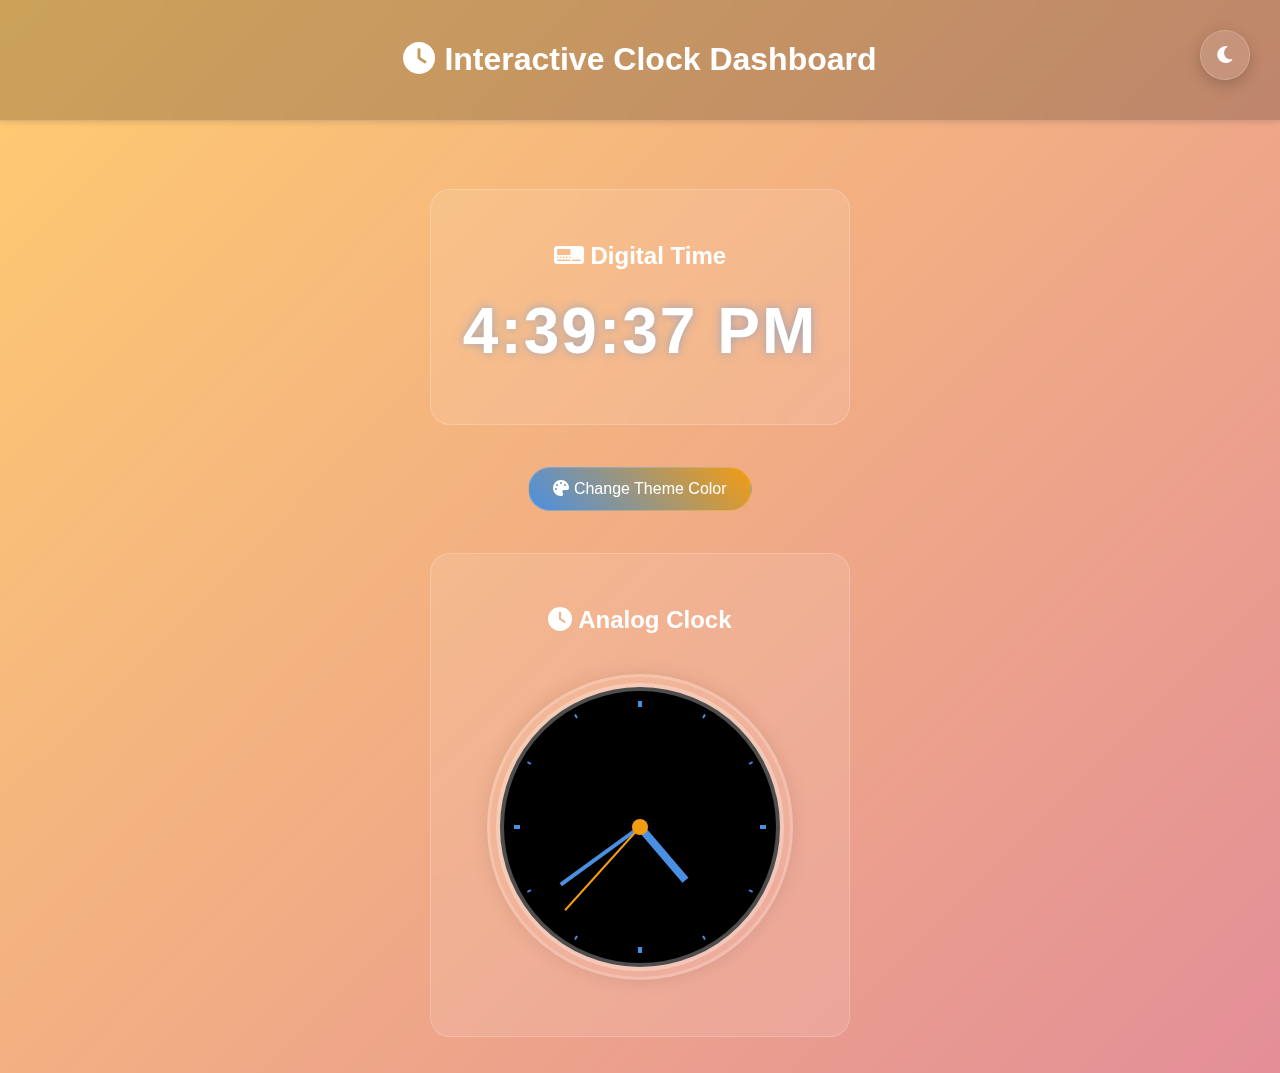
<file: index.html>
<!DOCTYPE html>
<html lang="en" data-theme="light">
<head>
    <meta charset="UTF-8">
    <meta name="viewport" content="width=device-width, initial-scale=1.0">
    <title>Interactive Clock Dashboard</title>
    <link rel="stylesheet" href="https://cdnjs.cloudflare.com/ajax/libs/font-awesome/6.0.0/css/all.min.css">
    <link rel="stylesheet" href="style.css">
</head>
<body>
    <button class="theme-toggle" onclick="toggleTheme()">
        <i class="fas fa-moon"></i>
    </button>

    <header>
        <h1><i class="fas fa-clock"></i> Interactive Clock Dashboard</h1>
    </header>

    <section class="content">
        <div class="clock-container">
            <h2><i class="fas fa-digital-tachograph"></i> Digital Time</h2>
            <p id="clock"></p>
        </div>

        <div class="controls">
            <button onclick="changeColor()">
                <i class="fas fa-palette"></i> Change Theme Color
            </button>
        </div>

        <div class="analog-clock-container">
            <h2><i class="fas fa-clock"></i> Analog Clock</h2>
            <canvas id="analogClock" width="300" height="300"></canvas>
        </div>
    </section>

    <script src="script.js"></script>
</body>
</html>
</file>
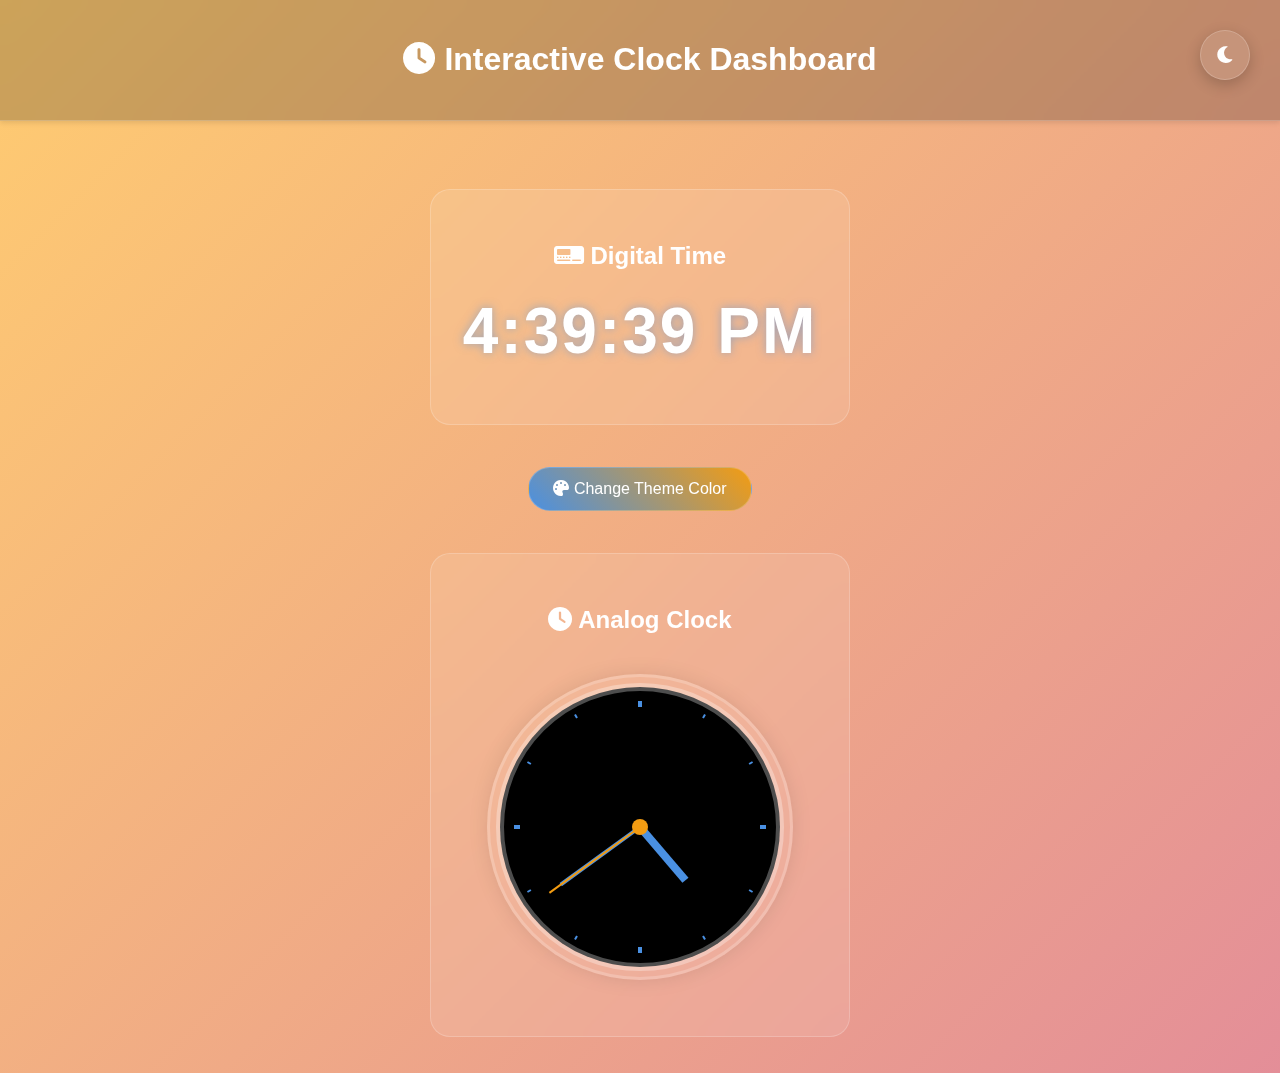
<file: html.html>
<!DOCTYPE html>
<html lang="en" data-theme="light">
<head>
    <meta charset="UTF-8">
    <meta name="viewport" content="width=device-width, initial-scale=1.0">
    <title>Interactive Clock Dashboard</title>
    <link rel="stylesheet" href="https://cdnjs.cloudflare.com/ajax/libs/font-awesome/6.0.0/css/all.min.css">
    <link rel="stylesheet" href="style.css">
</head>
<body>
    <button class="theme-toggle" onclick="toggleTheme()">
        <i class="fas fa-moon"></i>
    </button>

    <header>
        <h1><i class="fas fa-clock"></i> Interactive Clock Dashboard</h1>
    </header>

    <section class="content">
        <div class="clock-container">
            <h2><i class="fas fa-digital-tachograph"></i> Digital Time</h2>
            <p id="clock"></p>
        </div>

        <div class="controls">
            <button onclick="changeColor()">
                <i class="fas fa-palette"></i> Change Theme Color
            </button>
        </div>

        <div class="analog-clock-container">
            <h2><i class="fas fa-clock"></i> Analog Clock</h2>
            <canvas id="analogClock" width="300" height="300"></canvas>
        </div>
    </section>

    <script src="script.js"></script>
</body>
</html>
</file>
<file: style.css>
/* Modern styles with animations and dark mode support */
:root {
    --primary-color: #4a90e2;
    --secondary-color: #f39c12;
    --bg-gradient-1: #4158D0;
    --bg-gradient-2: #C850C0;
    --bg-gradient-3: #FFCC70;
    --glass-bg: rgba(255, 255, 255, 0.1);
    --glass-border: rgba(255, 255, 255, 0.2);
    --text-color: #ffffff;
    --header-bg: rgba(0, 0, 0, 0.2);
    --clock-border: rgba(255, 255, 255, 0.3);
    --transition-speed: 0.3s;
    --glow-color: rgba(74, 144, 226, 0.5);
}

[data-theme="dark"] {
    --bg-color: #1a1a1a;
    --text-color: #ffffff;
    --header-bg: #2c3e50;
    --clock-border: #4a90e2;
}

body {
    font-family: 'Segoe UI', Tahoma, Geneva, Verdana, sans-serif;
    text-align: center;
    background: linear-gradient(-45deg, var(--bg-gradient-1), var(--bg-gradient-2), var(--bg-gradient-3));
    background-size: 400% 400%;
    animation: gradient 15s ease infinite;
    color: var(--text-color);
    margin: 0;
    padding: 0;
    min-height: 100vh;
    display: flex;
    flex-direction: column;
    overflow-x: hidden;
}

header {
    background: var(--header-bg);
    backdrop-filter: blur(10px);
    -webkit-backdrop-filter: blur(10px);
    border-bottom: 1px solid var(--glass-border);
    color: white;
    padding: 20px;
    box-shadow: 0 2px 5px rgba(0,0,0,0.1);
    margin-bottom: 2rem;
}

.content {
    max-width: 800px;
    margin: 0 auto;
    padding: 20px;
    flex-grow: 1;
}

button {
    padding: 12px 24px;
    font-size: 16px;
    cursor: pointer;
    background: linear-gradient(45deg, var(--primary-color), var(--secondary-color));
    backdrop-filter: blur(5px);
    -webkit-backdrop-filter: blur(5px);
    border: 1px solid var(--glass-border);
    color: white;
    border-radius: 25px;
    transition: transform var(--transition-speed), box-shadow var(--transition-speed);
    margin: 10px;
}

button:hover {
    transform: translateY(-2px);
    box-shadow: 0 4px 8px rgba(0,0,0,0.2);
}

#clock {
    font-size: 4rem;
    font-weight: 700;
    color: white;
    text-shadow: 0 0 10px var(--glow-color);
    transition: all 0.3s ease;
    letter-spacing: 2px;
    margin: 1.5rem 0;
}

#analogClock {
    border: 3px solid var(--glass-border);
    background: rgba(255, 255, 255, 0.05);
    box-shadow: 0 0 30px var(--glow-color);
    transition: all 0.3s ease;
    margin: 20px auto;
    border-radius: 50%;
    box-shadow: 0 0 20px rgba(0,0,0,0.1);
}

.theme-toggle {
    position: fixed;
    top: 20px;
    right: 20px;
    z-index: 1000;
    background: var(--glass-bg);
    border: 1px solid var(--glass-border);
    border-radius: 50%;
    width: 50px;
    height: 50px;
    display: flex;
    align-items: center;
    justify-content: center;
    font-size: 1.2rem;
    box-shadow: 0 5px 15px rgba(0, 0, 0, 0.2);
}

.clock-container, .analog-clock-container {
    background: var(--glass-bg);
    backdrop-filter: blur(10px);
    -webkit-backdrop-filter: blur(10px);
    border: 1px solid var(--glass-border);
    border-radius: 20px;
    padding: 2rem;
    margin: 1rem;
    transition: transform 0.3s ease, box-shadow 0.3s ease;
}

.clock-container:hover, .analog-clock-container:hover {
    transform: translateY(-5px);
    box-shadow: 0 10px 20px rgba(0, 0, 0, 0.2);
}

.controls {
    margin: 2rem 0;
}

@keyframes gradient {
    0% {
        background-position: 0% 50%;
    }
    50% {
        background-position: 100% 50%;
    }
    100% {
        background-position: 0% 50%;
    }
}

@media (max-width: 600px) {
    #clock {
        font-size: 2rem;
    }
    
    button {
        padding: 10px 20px;
    }
    
    .content {
        padding: 10px;
    }
}
</file>
